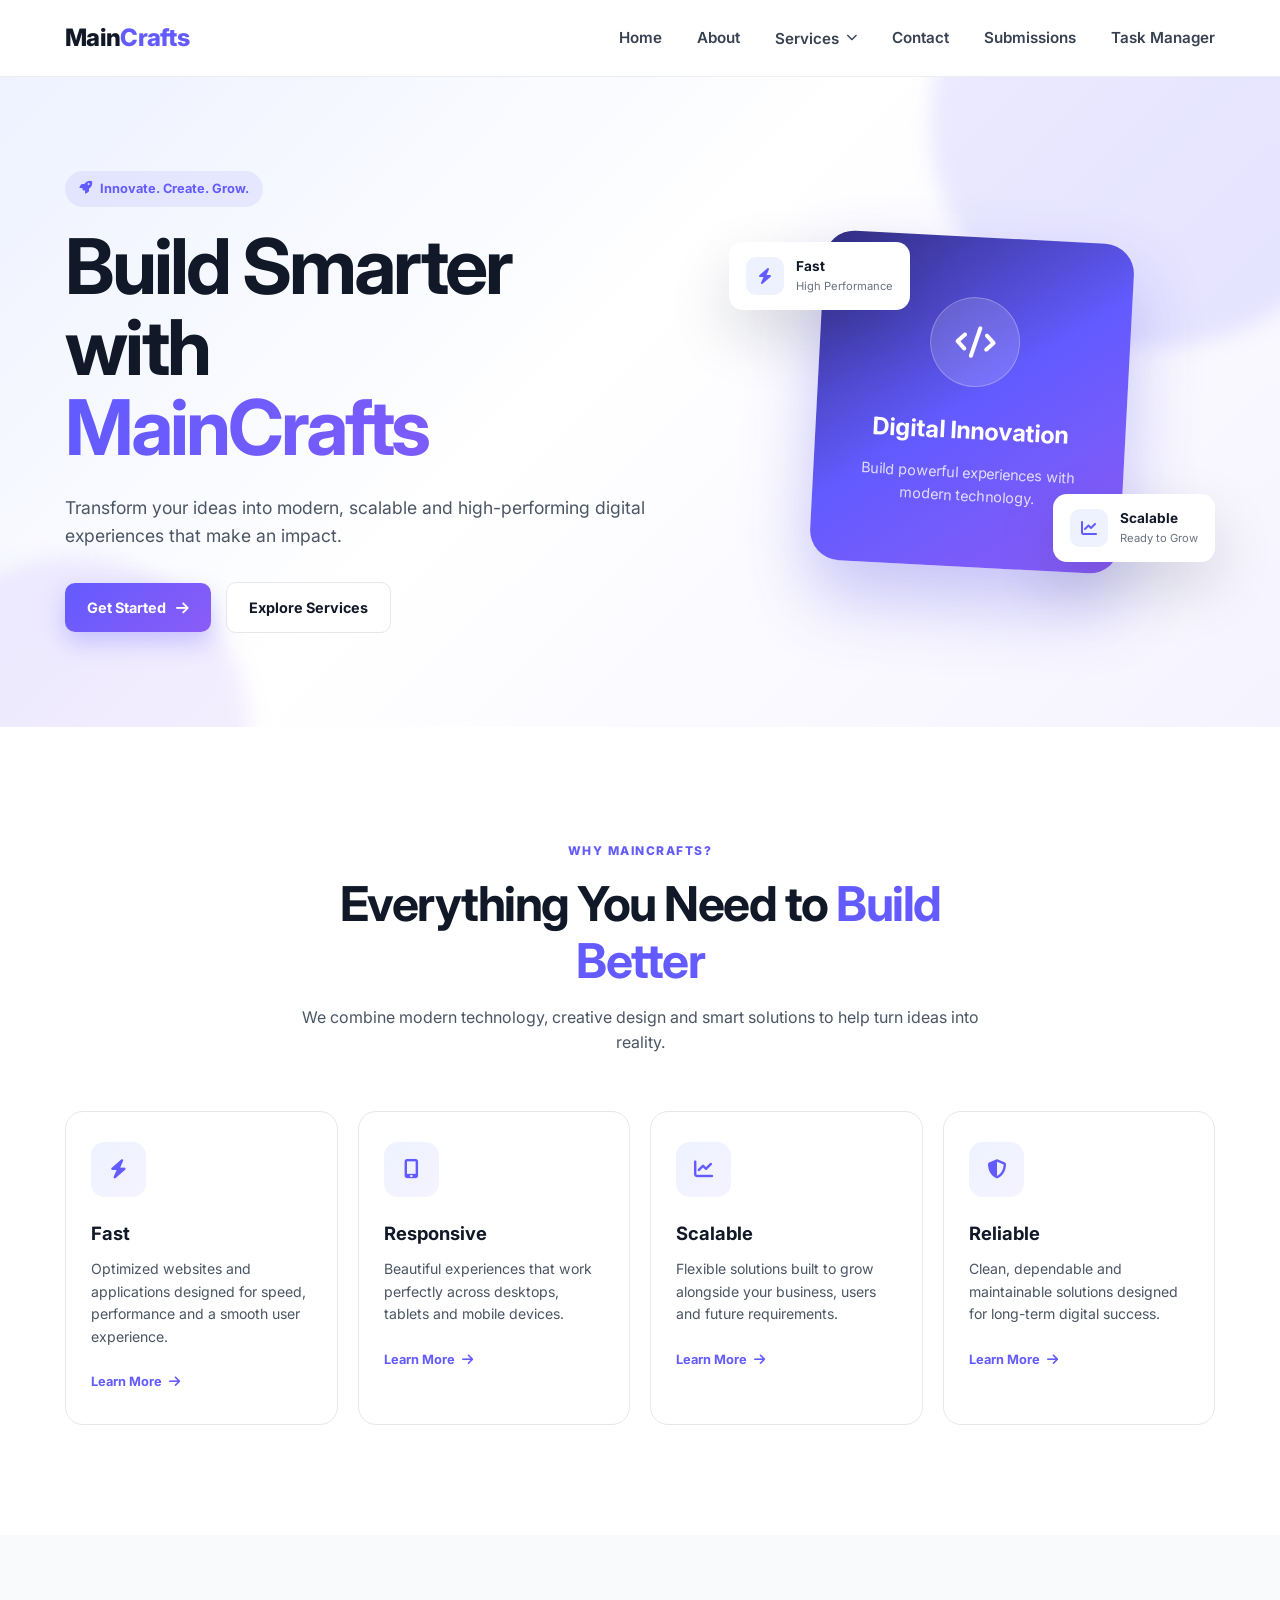
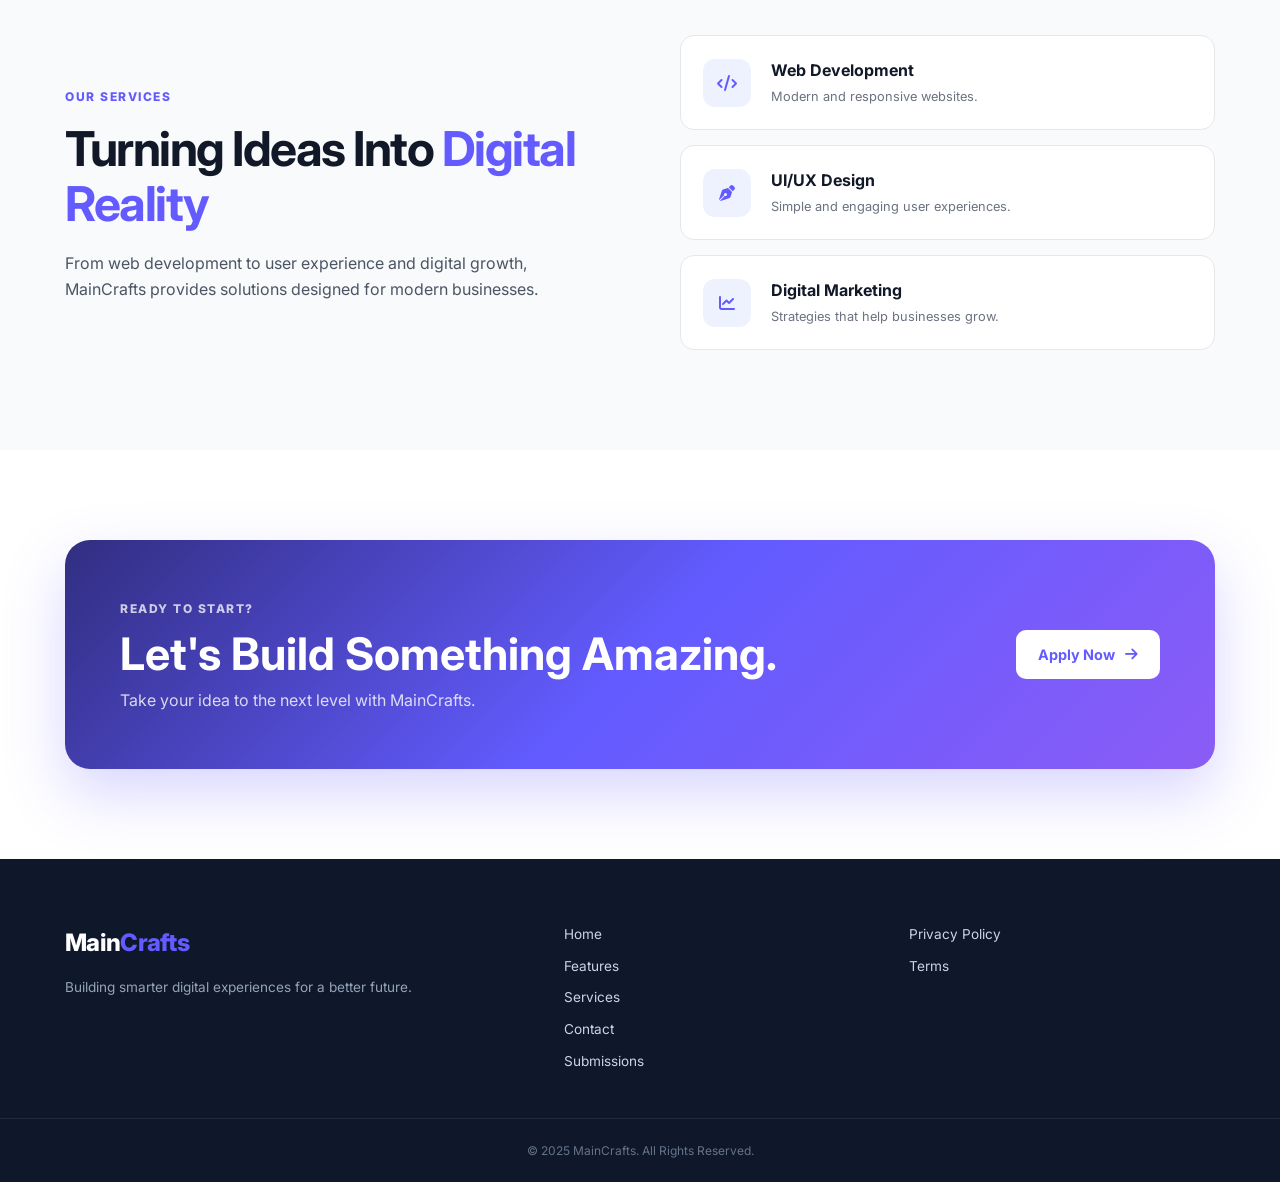
<file: index.html>
<!DOCTYPE html>
<html lang="en">

<head>

    <meta charset="UTF-8">
    <meta name="viewport" content="width=device-width, initial-scale=1.0">

    <meta name="description"
        content="MainCrafts - Build smarter digital experiences with modern web solutions.">

    <title>MainCrafts | Build Smarter</title>

    <!-- Google Font -->
    <link rel="preconnect" href="https://fonts.googleapis.com">
    <link rel="preconnect" href="https://fonts.gstatic.com" crossorigin>

    <link
        href="https://fonts.googleapis.com/css2?family=Inter:wght@400;500;600;700;800&display=swap"
        rel="stylesheet">

    <!-- Font Awesome Icons -->
    <link
        rel="stylesheet"
        href="https://cdnjs.cloudflare.com/ajax/libs/font-awesome/6.5.2/css/all.min.css">

    <!-- CSS -->
    <link rel="stylesheet" href="style.css">

</head>


<body>

    <!-- ================= HEADER ================= -->

    <header class="header">

        <div class="container nav-container">

            <!-- Logo -->
            <a href="index.html" class="logo">
                Main<span>Crafts</span>
            </a>

            <!-- Navigation -->
            <nav class="navbar">

                <a href="index.html">Home</a>

                <a href="about.html">About</a>

                <!-- Services Dropdown -->
                <div class="dropdown">

                    <button class="dropdown-btn">
                        Services
                        <i class="fa-solid fa-chevron-down"></i>
                    </button>

                    <div class="dropdown-menu">

                        <a href="#services">
                            <i class="fa-solid fa-code"></i>
                            Web Development
                        </a>

                        <a href="#services">
                            <i class="fa-solid fa-pen-nib"></i>
                            UI/UX Design
                        </a>

                        <a href="#services">
                            <i class="fa-solid fa-chart-line"></i>
                            Digital Marketing
                        </a>

                    </div>

                </div>

                <!-- Contact -->
                <a href="contact.html">Contact</a>

                <!-- Submissions -->
                <a href="submissions.html">Submissions</a>

                <!-- Task Manager -->
                <a href="task-manager.html">Task Manager</a>

            </nav>


            <!-- Mobile Menu Button -->
            <button class="menu-toggle" aria-label="Open navigation menu">
                <i class="fa-solid fa-bars"></i>
            </button>

        </div>

    </header>


    <!-- ================= HERO SECTION ================= -->

    <main>

        <section class="hero" id="home">

            <div class="hero-overlay"></div>

            <div class="container hero-content">

                <div class="hero-text">

                    <span class="hero-badge">
                        <i class="fa-solid fa-rocket"></i>
                        Innovate. Create. Grow.
                    </span>

                    <h1>
                        Build Smarter with
                        <span>MainCrafts</span>
                    </h1>

                    <p>
                        Transform your ideas into modern, scalable and
                        high-performing digital experiences that make an impact.
                    </p>


                    <div class="hero-buttons">

                        <a href="#features" class="btn btn-primary">
                            Get Started
                            <i class="fa-solid fa-arrow-right"></i>
                        </a>

                        <a href="#services" class="btn btn-secondary">
                            Explore Services
                        </a>

                    </div>

                </div>


                <!-- Hero Visual -->

                <div class="hero-card">

                    <div class="floating-card card-one">

                        <i class="fa-solid fa-bolt"></i>

                        <div>
                            <strong>Fast</strong>
                            <small>High Performance</small>
                        </div>

                    </div>


                    <div class="main-visual">

                        <div class="visual-circle">
                            <i class="fa-solid fa-code"></i>
                        </div>

                        <h3>Digital Innovation</h3>

                        <p>
                            Build powerful experiences with modern technology.
                        </p>

                    </div>


                    <div class="floating-card card-two">

                        <i class="fa-solid fa-chart-line"></i>

                        <div>
                            <strong>Scalable</strong>
                            <small>Ready to Grow</small>
                        </div>

                    </div>

                </div>

            </div>

        </section>


        <!-- ================= FEATURES SECTION ================= -->

        <section class="features-section" id="features">

            <div class="container">

                <div class="section-heading">

                    <span>WHY MAINCRAFTS?</span>

                    <h2>
                        Everything You Need to
                        <strong>Build Better</strong>
                    </h2>

                    <p>
                        We combine modern technology, creative design and
                        smart solutions to help turn ideas into reality.
                    </p>

                </div>


                <div class="features-grid">

                    <!-- Feature 1 -->

                    <article class="feature-card">

                        <div class="feature-icon">
                            <i class="fa-solid fa-bolt"></i>
                        </div>

                        <h3>Fast</h3>

                        <p>
                            Optimized websites and applications designed
                            for speed, performance and a smooth user experience.
                        </p>

                        <a href="#services">
                            Learn More
                            <i class="fa-solid fa-arrow-right"></i>
                        </a>

                    </article>


                    <!-- Feature 2 -->

                    <article class="feature-card">

                        <div class="feature-icon">
                            <i class="fa-solid fa-mobile-screen-button"></i>
                        </div>

                        <h3>Responsive</h3>

                        <p>
                            Beautiful experiences that work perfectly across
                            desktops, tablets and mobile devices.
                        </p>

                        <a href="#services">
                            Learn More
                            <i class="fa-solid fa-arrow-right"></i>
                        </a>

                    </article>


                    <!-- Feature 3 -->

                    <article class="feature-card">

                        <div class="feature-icon">
                            <i class="fa-solid fa-chart-line"></i>
                        </div>

                        <h3>Scalable</h3>

                        <p>
                            Flexible solutions built to grow alongside your
                            business, users and future requirements.
                        </p>

                        <a href="#services">
                            Learn More
                            <i class="fa-solid fa-arrow-right"></i>
                        </a>

                    </article>


                    <!-- Feature 4 -->

                    <article class="feature-card">

                        <div class="feature-icon">
                            <i class="fa-solid fa-shield-halved"></i>
                        </div>

                        <h3>Reliable</h3>

                        <p>
                            Clean, dependable and maintainable solutions
                            designed for long-term digital success.
                        </p>

                        <a href="#services">
                            Learn More
                            <i class="fa-solid fa-arrow-right"></i>
                        </a>

                    </article>

                </div>

            </div>

        </section>


        <!-- ================= SERVICES SECTION ================= -->

        <section class="services-section" id="services">

            <div class="container">

                <div class="services-content">

                    <div>

                        <span class="section-label">
                            OUR SERVICES
                        </span>

                        <h2>
                            Turning Ideas Into
                            <span>Digital Reality</span>
                        </h2>

                        <p>
                            From web development to user experience and
                            digital growth, MainCrafts provides solutions
                            designed for modern businesses.
                        </p>

                    </div>


                    <div class="services-list">

                        <div class="service-item">

                            <i class="fa-solid fa-code"></i>

                            <div>
                                <h3>Web Development</h3>

                                <p>
                                    Modern and responsive websites.
                                </p>
                            </div>

                        </div>


                        <div class="service-item">

                            <i class="fa-solid fa-pen-nib"></i>

                            <div>
                                <h3>UI/UX Design</h3>

                                <p>
                                    Simple and engaging user experiences.
                                </p>
                            </div>

                        </div>


                        <div class="service-item">

                            <i class="fa-solid fa-chart-line"></i>

                            <div>
                                <h3>Digital Marketing</h3>

                                <p>
                                    Strategies that help businesses grow.
                                </p>
                            </div>

                        </div>

                    </div>

                </div>

            </div>

        </section>


        <!-- ================= CTA SECTION ================= -->

        <section class="cta-section">

            <div class="container">

                <div class="cta-box">

                    <div>

                        <span>
                            READY TO START?
                        </span>

                        <h2>
                            Let's Build Something Amazing.
                        </h2>

                        <p>
                            Take your idea to the next level with MainCrafts.
                        </p>

                    </div>

                    <a href="contact.html" class="btn btn-light">
                        Apply Now
                        <i class="fa-solid fa-arrow-right"></i>
                    </a>

                </div>

            </div>

        </section>

    </main>


    <!-- ================= FOOTER ================= -->

    <footer class="footer">

        <div class="container footer-content">

            <div class="footer-brand">

                <a href="index.html" class="logo">
                    Main<span>Crafts</span>
                </a>

                <p>
                    Building smarter digital experiences for a better future.
                </p>

            </div>


            <div class="footer-links">

                <a href="index.html">Home</a>

                <a href="#features">Features</a>

                <a href="#services">Services</a>

                <a href="contact.html">Contact</a>

                <a href="submissions.html">Submissions</a>

            </div>


            <div class="footer-legal">

                <a href="#">Privacy Policy</a>

                <a href="#">Terms</a>

            </div>

        </div>


        <div class="footer-bottom">

            <p>
                © 2025 MainCrafts. All Rights Reserved.
            </p>

        </div>

    </footer>


    <!-- ================= JAVASCRIPT ================= -->

    <script>

        const menuToggle = document.querySelector(".menu-toggle");
        const navbar = document.querySelector(".navbar");


        if (menuToggle && navbar) {

            menuToggle.addEventListener("click", () => {

                navbar.classList.toggle("active");

            });

        }


        document.querySelectorAll(".navbar a").forEach(link => {

            link.addEventListener("click", () => {

                if (navbar) {
                    navbar.classList.remove("active");
                }

            });

        });

    </script>

</body>

</html>
</file>
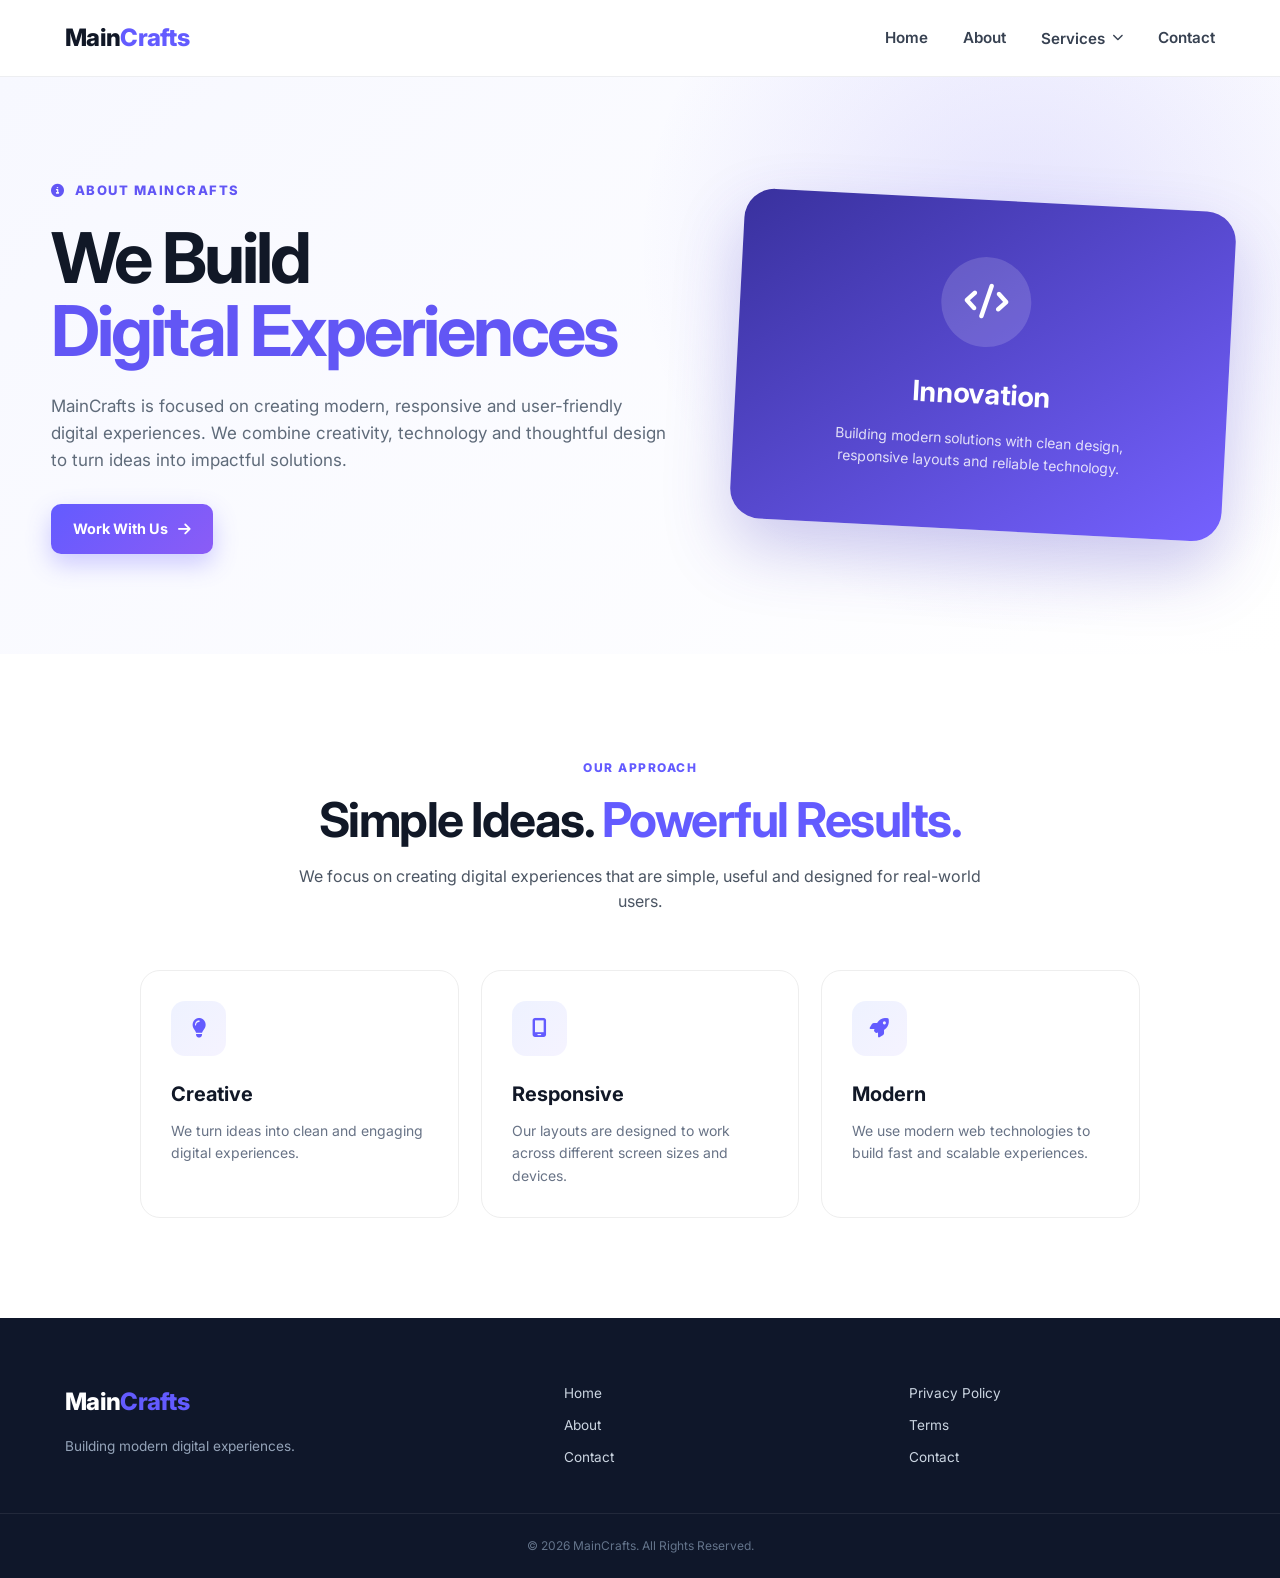
<file: about.html>
<!DOCTYPE html>
<html lang="en">

<head>
    <meta charset="UTF-8">
    <meta name="viewport" content="width=device-width, initial-scale=1.0">

    <title>MainCrafts | About</title>

    <!-- Google Font -->
    <link rel="preconnect" href="https://fonts.googleapis.com">
    <link rel="preconnect" href="https://fonts.gstatic.com" crossorigin>

    <link
        href="https://fonts.googleapis.com/css2?family=Inter:wght@400;500;600;700;800&display=swap"
        rel="stylesheet"
    >

    <!-- Font Awesome -->
    <link
        rel="stylesheet"
        href="https://cdnjs.cloudflare.com/ajax/libs/font-awesome/6.5.2/css/all.min.css"
    >

    <!-- Main CSS -->
    <link rel="stylesheet" href="style.css">
</head>

<body>

    <!-- ================= HEADER ================= -->

    <header class="header">

        <div class="container nav-container">

            <!-- Logo -->
            <a href="index.html" class="logo">
                Main<span>Crafts</span>
            </a>

            <!-- Mobile Menu Button -->
            <button
                class="menu-toggle"
                id="menuToggle"
                aria-label="Open menu"
            >
                <i class="fa-solid fa-bars"></i>
            </button>

            <!-- Navigation -->
            <nav class="navbar" id="navMenu">

                <a href="index.html">
                    Home
                </a>

                <a href="about.html">
                    About
                </a>

                <div class="dropdown">

                    <button class="dropdown-btn">
                        Services
                        <i class="fa-solid fa-chevron-down"></i>
                    </button>

                    <div class="dropdown-menu">

                        <a href="index.html#services">
                            <i class="fa-solid fa-code"></i>
                            Web Development
                        </a>

                        <a href="index.html#services">
                            <i class="fa-solid fa-pen-ruler"></i>
                            UI/UX Design
                        </a>

                        <a href="index.html#services">
                            <i class="fa-solid fa-bullhorn"></i>
                            Digital Marketing
                        </a>

                    </div>

                </div>

                <a href="contact.html">
                    Contact
                </a>

            </nav>

        </div>

    </header>


    <!-- ================= ABOUT HERO ================= -->

    <main>

        <section class="about-hero">

            <div class="about-container">

                <!-- Left Content -->
                <div class="about-content">

                    <span class="about-label">
                        <i class="fa-solid fa-circle-info"></i>
                        ABOUT MAINCRAFTS
                    </span>

                    <h1>
                        We Build
                        <span>Digital Experiences</span>
                    </h1>

                    <p>
                        MainCrafts is focused on creating modern,
                        responsive and user-friendly digital experiences.
                        We combine creativity, technology and thoughtful
                        design to turn ideas into impactful solutions.
                    </p>

                    <a href="contact.html" class="btn btn-primary">
                        Work With Us
                        <i class="fa-solid fa-arrow-right"></i>
                    </a>

                </div>


                <!-- Right Card -->
                <div class="about-card">

                    <div class="about-icon">
                        <i class="fa-solid fa-code"></i>
                    </div>

                    <h2>
                        Innovation
                    </h2>

                    <p>
                        Building modern solutions with clean design,
                        responsive layouts and reliable technology.
                    </p>

                </div>

            </div>

        </section>


        <!-- ================= OUR APPROACH ================= -->

        <section class="about-section">

            <div class="section-heading">

                <span>
                    OUR APPROACH
                </span>

                <h2>
                    Simple Ideas.
                    <strong>Powerful Results.</strong>
                </h2>

                <p>
                    We focus on creating digital experiences that are
                    simple, useful and designed for real-world users.
                </p>

            </div>


            <div class="about-grid">

                <!-- Creative -->
                <div class="about-feature">

                    <div class="feature-icon">
                        <i class="fa-solid fa-lightbulb"></i>
                    </div>

                    <h3>
                        Creative
                    </h3>

                    <p>
                        We turn ideas into clean and engaging digital
                        experiences.
                    </p>

                </div>


                <!-- Responsive -->
                <div class="about-feature">

                    <div class="feature-icon">
                        <i class="fa-solid fa-mobile-screen"></i>
                    </div>

                    <h3>
                        Responsive
                    </h3>

                    <p>
                        Our layouts are designed to work across different
                        screen sizes and devices.
                    </p>

                </div>


                <!-- Modern -->
                <div class="about-feature">

                    <div class="feature-icon">
                        <i class="fa-solid fa-rocket"></i>
                    </div>

                    <h3>
                        Modern
                    </h3>

                    <p>
                        We use modern web technologies to build fast
                        and scalable experiences.
                    </p>

                </div>

            </div>

        </section>

    </main>


    <!-- ================= FOOTER ================= -->

    <footer class="footer">

        <div class="container footer-content">

            <!-- Footer Brand -->
            <div class="footer-brand">

                <a href="index.html" class="logo">
                    Main<span>Crafts</span>
                </a>

                <p>
                    Building modern digital experiences.
                </p>

            </div>


            <!-- Footer Links -->
            <div class="footer-links">

                <a href="index.html">
                    Home
                </a>

                <a href="about.html">
                    About
                </a>

                <a href="contact.html">
                    Contact
                </a>

            </div>


            <!-- Legal -->
            <div class="footer-legal">

                <a href="#">
                    Privacy Policy
                </a>

                <a href="#">
                    Terms
                </a>

                <a href="contact.html">
                    Contact
                </a>

            </div>

        </div>


        <div class="footer-bottom">

            <div class="container">

                <p>
                    © 2026 MainCrafts. All Rights Reserved.
                </p>

            </div>

        </div>

    </footer>


    <!-- JavaScript -->
    <script src="script.js"></script>

</body>

</html>
</file>
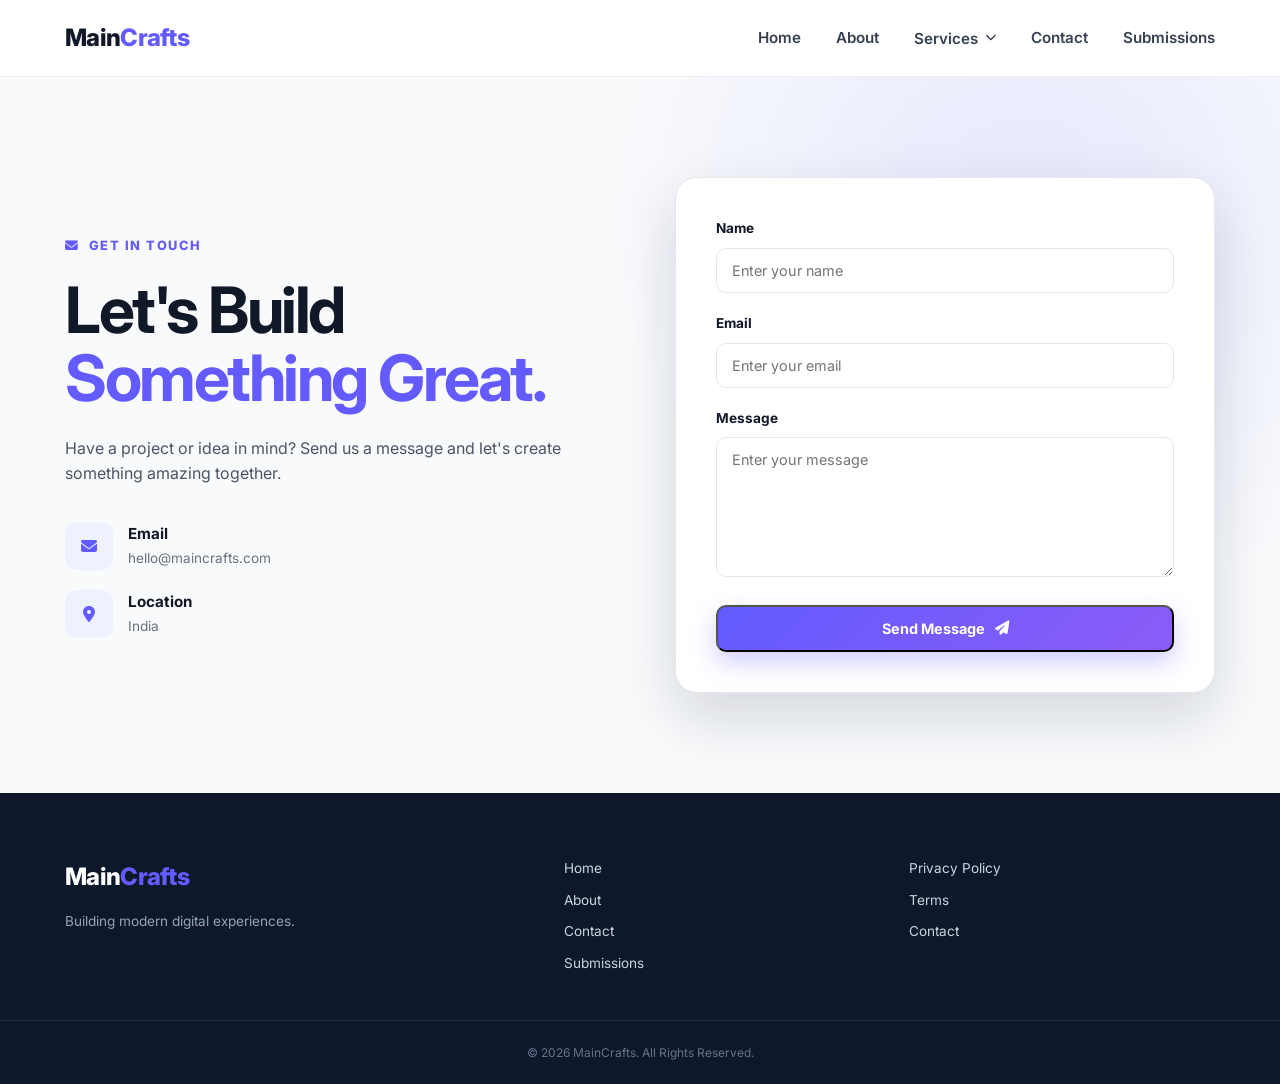
<file: contact.html>
<!DOCTYPE html>
<html lang="en">

<head>

    <meta charset="UTF-8">
    <meta name="viewport" content="width=device-width, initial-scale=1.0">

    <title>MainCrafts | Contact</title>

    <!-- Google Font -->
    <link rel="preconnect" href="https://fonts.googleapis.com">
    <link rel="preconnect" href="https://fonts.gstatic.com" crossorigin>

    <link
        href="https://fonts.googleapis.com/css2?family=Inter:wght@400;500;600;700;800&display=swap"
        rel="stylesheet"
    >

    <!-- Font Awesome -->
    <link
        rel="stylesheet"
        href="https://cdnjs.cloudflare.com/ajax/libs/font-awesome/6.5.2/css/all.min.css"
    >

    <!-- Main CSS -->
    <link rel="stylesheet" href="style.css">

</head>


<body>

    <!-- ================= HEADER ================= -->

    <header class="header">

        <div class="container nav-container">

            <!-- Logo -->
            <a href="index.html" class="logo">
                Main<span>Crafts</span>
            </a>

            <!-- Mobile Menu Button -->
            <button
                class="menu-toggle"
                id="menuToggle"
                aria-label="Open menu"
            >
                <i class="fa-solid fa-bars"></i>
            </button>

            <!-- Navigation -->
            <nav class="navbar" id="navMenu">

                <a href="index.html">
                    Home
                </a>

                <a href="about.html">
                    About
                </a>

                <!-- Services Dropdown -->
                <div class="dropdown">

                    <button class="dropdown-btn">
                        Services
                        <i class="fa-solid fa-chevron-down"></i>
                    </button>

                    <div class="dropdown-menu">

                        <a href="index.html#services">
                            <i class="fa-solid fa-code"></i>
                            Web Development
                        </a>

                        <a href="index.html#services">
                            <i class="fa-solid fa-pen-ruler"></i>
                            UI/UX Design
                        </a>

                        <a href="index.html#services">
                            <i class="fa-solid fa-bullhorn"></i>
                            Digital Marketing
                        </a>

                    </div>

                </div>

                <a href="contact.html">
                    Contact
                </a>

                <a href="submissions.html">
                    Submissions
                </a>

            </nav>

        </div>

    </header>


    <!-- ================= CONTACT ================= -->

    <main>

        <section class="contact-section">

            <div class="container contact-container">

                <!-- Contact Information -->
                <div class="contact-info">

                    <span class="contact-label">
                        <i class="fa-solid fa-envelope"></i>
                        GET IN TOUCH
                    </span>

                    <h1>
                        Let's Build
                        <span>Something Great.</span>
                    </h1>

                    <p>
                        Have a project or idea in mind?
                        Send us a message and let's create
                        something amazing together.
                    </p>

                    <div class="contact-details">

                        <div class="contact-item">

                            <div class="contact-icon">
                                <i class="fa-solid fa-envelope"></i>
                            </div>

                            <div>
                                <h3>Email</h3>
                                <p>hello@maincrafts.com</p>
                            </div>

                        </div>


                        <div class="contact-item">

                            <div class="contact-icon">
                                <i class="fa-solid fa-location-dot"></i>
                            </div>

                            <div>
                                <h3>Location</h3>
                                <p>India</p>
                            </div>

                        </div>

                    </div>

                </div>


                <!-- Contact Form -->
                <div class="contact-form-box">

                    <form id="contactForm">

                        <!-- Name -->
                        <div class="form-group">

                            <label for="name">
                                Name
                            </label>

                            <input
                                type="text"
                                id="name"
                                name="name"
                                placeholder="Enter your name"
                            >

                        </div>


                        <!-- Email -->
                        <div class="form-group">

                            <label for="email">
                                Email
                            </label>

                            <input
                                type="email"
                                id="email"
                                name="email"
                                placeholder="Enter your email"
                            >

                        </div>


                        <!-- Message -->
                        <div class="form-group">

                            <label for="message">
                                Message
                            </label>

                            <textarea
                                id="message"
                                name="message"
                                rows="6"
                                placeholder="Enter your message"
                            ></textarea>

                        </div>


                        <!-- Submit -->
                        <button
                            type="submit"
                            class="btn btn-primary"
                        >
                            Send Message
                            <i class="fa-solid fa-paper-plane"></i>
                        </button>

                    </form>

                </div>

            </div>

        </section>

    </main>


    <!-- ================= FOOTER ================= -->

    <footer class="footer">

        <div class="container footer-content">

            <!-- Footer Brand -->
            <div class="footer-brand">

                <a href="index.html" class="logo">
                    Main<span>Crafts</span>
                </a>

                <p>
                    Building modern digital experiences.
                </p>

            </div>


            <!-- Footer Links -->
            <div class="footer-links">

                <a href="index.html">
                    Home
                </a>

                <a href="about.html">
                    About
                </a>

                <a href="contact.html">
                    Contact
                </a>

                <a href="submissions.html">
                    Submissions
                </a>

            </div>


            <!-- Legal -->
            <div class="footer-legal">

                <a href="#">
                    Privacy Policy
                </a>

                <a href="#">
                    Terms
                </a>

                <a href="contact.html">
                    Contact
                </a>

            </div>

        </div>


        <div class="footer-bottom">

            <div class="container">

                <p>
                    © 2026 MainCrafts. All Rights Reserved.
                </p>

            </div>

        </div>

    </footer>


    <!-- JavaScript -->
    <script src="script.js"></script>

</body>

</html>
</file>
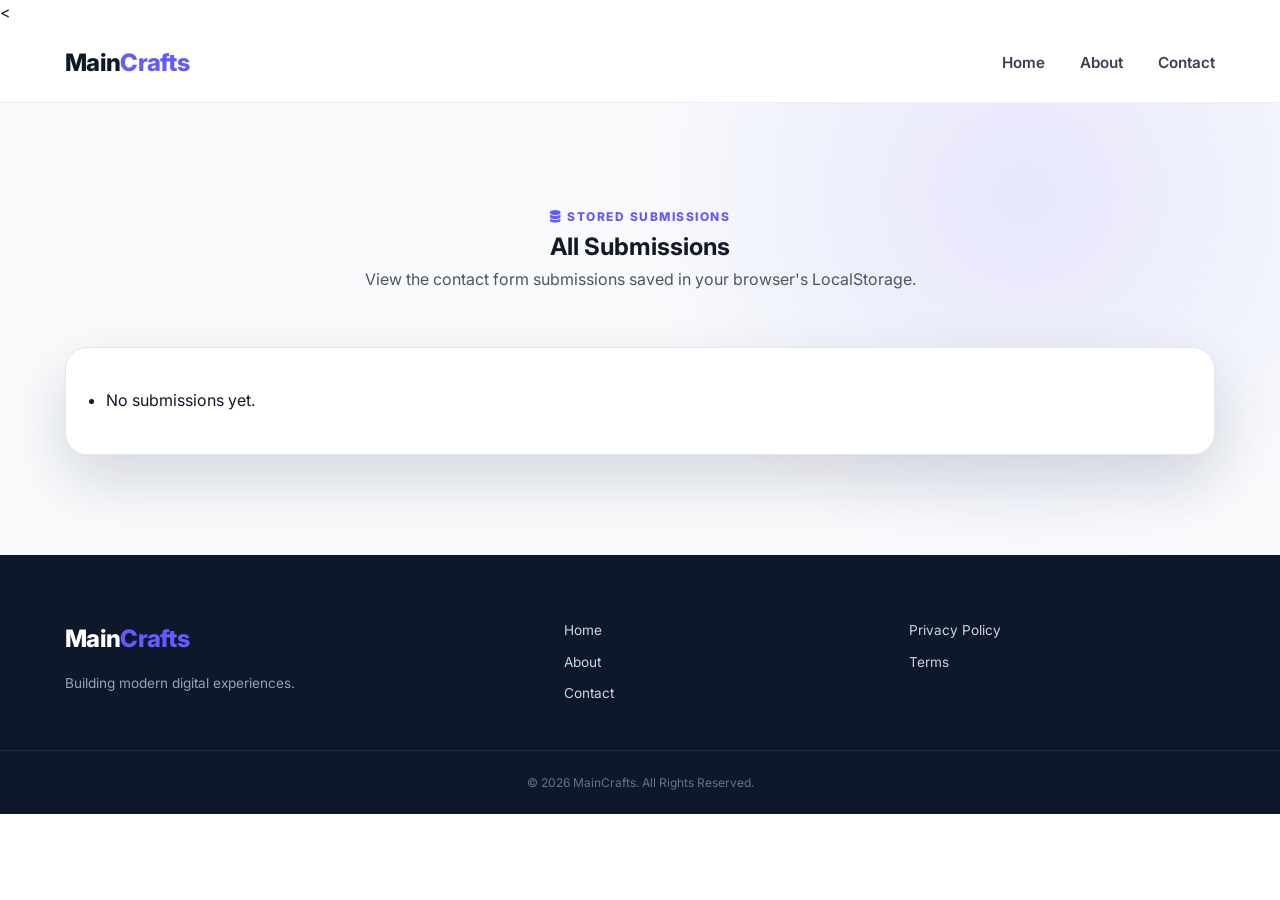
<file: submissions.html>
<!DOCTYPE html>
<html lang="en">

<<head>

    <meta charset="UTF-8">
    <meta name="viewport" content="width=device-width, initial-scale=1.0">

    <title>MainCrafts | Submissions</title>

    <link rel="stylesheet" href="style.css">

</head>
<!DOCTYPE html>
<html lang="en">

<head>

    <meta charset="UTF-8">
    <meta name="viewport" content="width=device-width, initial-scale=1.0">

    <title>MainCrafts | Submissions</title>

    <!-- Google Font -->
    <link rel="preconnect" href="https://fonts.googleapis.com">
    <link rel="preconnect" href="https://fonts.gstatic.com" crossorigin>

    <link
        href="https://fonts.googleapis.com/css2?family=Inter:wght@400;500;600;700;800&display=swap"
        rel="stylesheet"
    >

    <!-- Font Awesome -->
    <link
        rel="stylesheet"
        href="https://cdnjs.cloudflare.com/ajax/libs/font-awesome/6.5.2/css/all.min.css"
    >

    <!-- Main CSS -->
    <link rel="stylesheet" href="style.css">

</head>


<body>

    <!-- ================= HEADER ================= -->

    <header class="header">

        <div class="container nav-container">

            <!-- Logo -->
            <a href="index.html" class="logo">
                Main<span>Crafts</span>
            </a>

            <!-- Navigation -->
            <nav class="navbar">

                <a href="index.html">
                    Home
                </a>

                <a href="about.html">
                    About
                </a>

                <a href="contact.html">
                    Contact
                </a>

            </nav>

        </div>

    </header>


    <!-- ================= SUBMISSIONS ================= -->

    <main>

        <section class="contact-section">

            <div class="container">

                <div class="section-heading">

                    <span>
                        <i class="fa-solid fa-database"></i>
                        STORED SUBMISSIONS
                    </span>

                    <h1>
                        All <strong>Submissions</strong>
                    </h1>

                    <p>
                        View the contact form submissions saved
                        in your browser's LocalStorage.
                    </p>

                </div>


                <!-- Submission List -->

                <div class="contact-form-box">

                    <ul id="list"></ul>

                </div>

            </div>

        </section>

    </main>


    <!-- ================= FOOTER ================= -->

    <footer class="footer">

        <div class="container footer-content">

            <!-- Footer Brand -->
            <div class="footer-brand">

                <a href="index.html" class="logo">
                    Main<span>Crafts</span>
                </a>

                <p>
                    Building modern digital experiences.
                </p>

            </div>


            <!-- Footer Links -->
            <div class="footer-links">

                <a href="index.html">
                    Home
                </a>

                <a href="about.html">
                    About
                </a>

                <a href="contact.html">
                    Contact
                </a>

            </div>


            <!-- Legal -->
            <div class="footer-legal">

                <a href="#">
                    Privacy Policy
                </a>

                <a href="#">
                    Terms
                </a>

            </div>

        </div>


        <div class="footer-bottom">

            <div class="container">

                <p>
                    © 2026 MainCrafts. All Rights Reserved.
                </p>

            </div>

        </div>

    </footer>


    <!-- JavaScript -->
    <script src="script.js"></script>

</body>

</html>

</html>
</file>
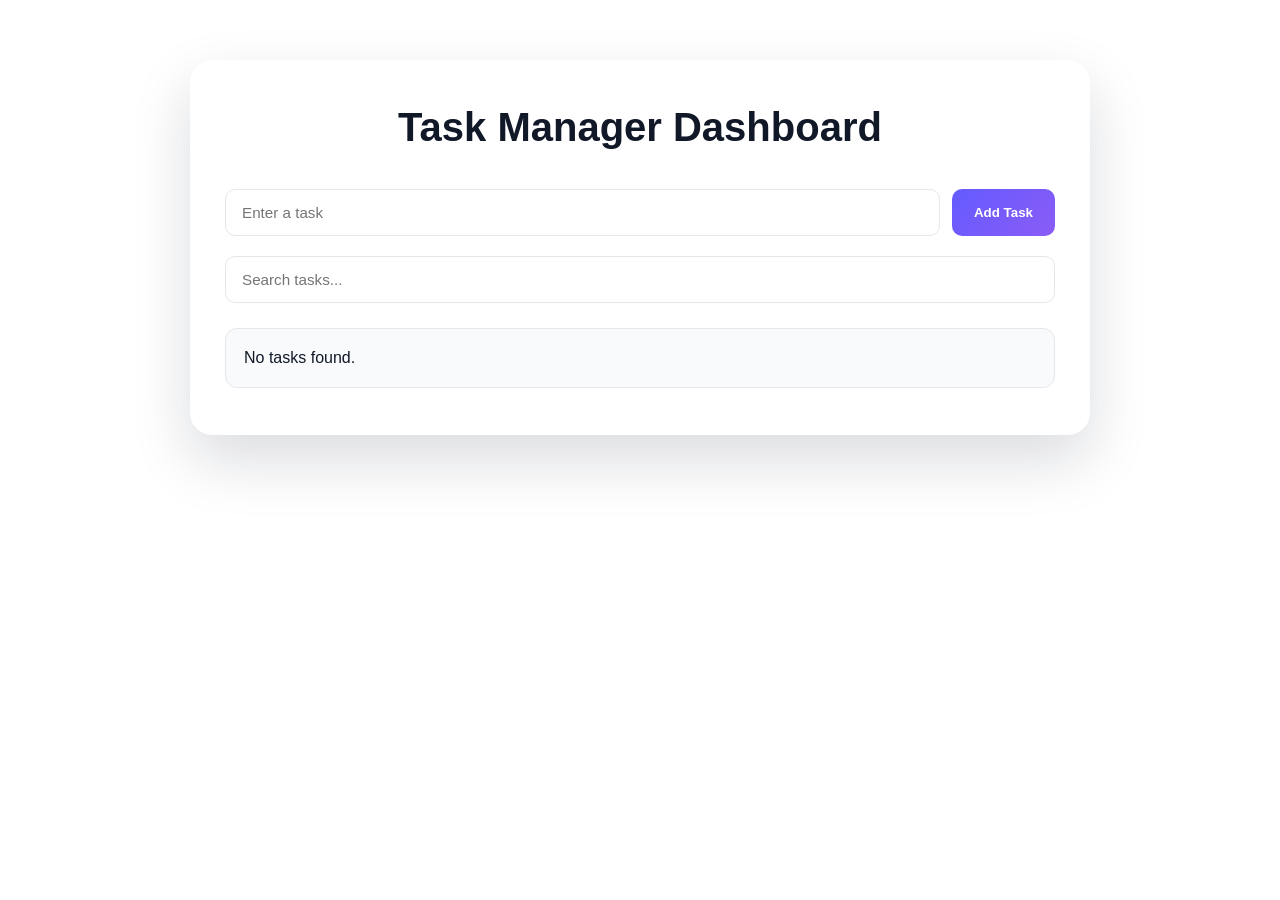
<file: task-manager.html>
<!DOCTYPE html>
<html lang="en">

<head>
    <meta charset="UTF-8">
    <meta name="viewport" content="width=device-width, initial-scale=1.0">

    <title>MainCrafts | Task Manager</title>

    <link rel="stylesheet" href="style.css">
</head>

<body>

    <div class="task-manager">

        <h1>Task Manager Dashboard</h1>

        <!-- Task Input -->
        <div class="task-input-area">

            <input
                type="text"
                id="taskInput"
                placeholder="Enter a task"
            >

            <button onclick="addTask()">
                Add Task
            </button>

        </div>

        <!-- Search Tasks -->
        <input
            type="text"
            id="searchBox"
            class="task-search"
            placeholder="Search tasks..."
            onkeyup="searchTasks()"
        >

        <!-- Task List -->
        <ul id="taskList"></ul>

    </div>

    <script src="script.js"></script>

</body>

</html>
</file>
<file: style.css>
/* =====================================================
   MAINCRAFTS - TASK 1
   Full Stack Web Development Internship
   ===================================================== */


/* ================= ROOT VARIABLES ================= */

:root {

    --primary: #635bff;
    --primary-dark: #4f46e5;
    --secondary: #8b5cf6;

    --dark: #111827;
    --dark-light: #1f2937;

    --text: #4b5563;
    --light-text: #6b7280;

    --background: #ffffff;
    --background-light: #f8fafc;

    --border: #e5e7eb;

    --white: #ffffff;

    --shadow:
        0 10px 30px rgba(15, 23, 42, 0.08);

    --shadow-large:
        0 25px 60px rgba(15, 23, 42, 0.15);

    --radius: 18px;

    --container: 1150px;
}


/* ================= RESET ================= */

* {
    margin: 0;
    padding: 0;
    box-sizing: border-box;
}


html {
    scroll-behavior: smooth;
}


body {
    font-family: "Inter", sans-serif;
    color: var(--dark);
    background: var(--background);
    line-height: 1.6;
}


a {
    text-decoration: none;
    color: inherit;
}


button {
    font-family: inherit;
}


img {
    max-width: 100%;
    display: block;
}


/* ================= CONTAINER ================= */

.container {
    width: min(92%, var(--container));
    margin: auto;
}


/* ================= HEADER ================= */

.header {
    position: sticky;
    top: 0;
    z-index: 1000;

    background: rgba(255, 255, 255, 0.92);

    backdrop-filter: blur(15px);

    border-bottom: 1px solid rgba(229, 231, 235, 0.7);
}


.nav-container {
    min-height: 76px;

    display: flex;
    align-items: center;
    justify-content: space-between;
}


/* ================= LOGO ================= */

.logo {
    font-size: 1.5rem;
    font-weight: 800;
    letter-spacing: -0.7px;
}


.logo span {
    color: var(--primary);
}


/* ================= NAVBAR ================= */

.navbar {
    display: flex;
    align-items: center;
    gap: 35px;
}


.navbar > a,
.dropdown-btn {
    color: #374151;

    font-size: 0.95rem;
    font-weight: 600;

    transition: 0.3s ease;
}


.navbar > a:hover,
.dropdown-btn:hover {
    color: var(--primary);
}


/* ================= DROPDOWN ================= */

.dropdown {
    position: relative;
}


.dropdown-btn {
    border: none;
    background: transparent;
    cursor: pointer;

    display: flex;
    align-items: center;
    gap: 7px;

    padding: 10px 0;
}


.dropdown-btn i {
    font-size: 0.7rem;
    transition: transform 0.3s ease;
}


.dropdown:hover .dropdown-btn i {
    transform: rotate(180deg);
}


.dropdown-menu {

    position: absolute;

    top: calc(100% + 12px);
    left: 50%;

    transform: translateX(-50%) translateY(10px);

    width: 230px;

    background: var(--white);

    border: 1px solid var(--border);

    border-radius: 14px;

    padding: 10px;

    box-shadow: var(--shadow-large);

    opacity: 0;
    visibility: hidden;

    transition: 0.25s ease;
}


.dropdown:hover .dropdown-menu {

    opacity: 1;
    visibility: visible;

    transform:
        translateX(-50%)
        translateY(0);
}


.dropdown-menu a {

    display: flex;

    align-items: center;

    gap: 12px;

    padding: 12px;

    border-radius: 9px;

    color: var(--text);

    font-size: 0.9rem;

    transition: 0.25s ease;
}


.dropdown-menu a:hover {

    background: #f3f4ff;

    color: var(--primary);

    transform: translateX(4px);
}


.dropdown-menu i {
    width: 18px;
}


/* ================= MOBILE MENU BUTTON ================= */

.menu-toggle {

    display: none;

    border: none;

    background: transparent;

    font-size: 1.4rem;

    color: var(--dark);

    cursor: pointer;
}


/* ================= HERO ================= */

.hero {

    position: relative;

    min-height: 650px;

    display: flex;
    align-items: center;

    overflow: hidden;

    background:
        linear-gradient(
            135deg,
            #eef2ff 0%,
            #ffffff 45%,
            #f5f3ff 100%
        );
}


.hero::before {

    content: "";

    position: absolute;

    width: 450px;
    height: 450px;

    border-radius: 50%;

    background: rgba(99, 91, 255, 0.13);

    filter: blur(10px);

    top: -180px;
    right: -100px;
}


.hero::after {

    content: "";

    position: absolute;

    width: 350px;
    height: 350px;

    border-radius: 50%;

    background: rgba(139, 92, 246, 0.1);

    bottom: -180px;
    left: -100px;

    filter: blur(10px);
}


.hero-content {

    position: relative;
    z-index: 2;

    display: grid;

    grid-template-columns:
        1.1fr
        0.9fr;

    gap: 70px;

    align-items: center;
}


.hero-badge {

    display: inline-flex;

    align-items: center;

    gap: 8px;

    padding: 8px 14px;

    border-radius: 50px;

    background: rgba(99, 91, 255, 0.1);

    color: var(--primary);

    font-size: 0.8rem;

    font-weight: 700;

    margin-bottom: 20px;
}


.hero-text h1 {

    max-width: 700px;

    font-size: clamp(2.8rem, 6vw, 5rem);

    line-height: 1.05;

    letter-spacing: -3px;

    margin-bottom: 25px;
}


.hero-text h1 span {

    display: block;

    background:
        linear-gradient(
            90deg,
            var(--primary),
            var(--secondary)
        );

    -webkit-background-clip: text;

    background-clip: text;

    color: transparent;
}


.hero-text p {

    max-width: 600px;

    color: var(--text);

    font-size: 1.1rem;

    margin-bottom: 32px;
}


/* ================= BUTTONS ================= */

.hero-buttons {

    display: flex;

    align-items: center;

    gap: 15px;

    flex-wrap: wrap;
}


.btn {

    display: inline-flex;

    align-items: center;

    justify-content: center;

    gap: 10px;

    padding: 13px 22px;

    border-radius: 10px;

    font-size: 0.9rem;

    font-weight: 700;

    transition: 0.3s ease;

    cursor: pointer;
}


.btn-primary {

    color: var(--white);

    background:
        linear-gradient(
            135deg,
            var(--primary),
            var(--secondary)
        );

    box-shadow:
        0 10px 25px rgba(99, 91, 255, 0.3);
}


.btn-primary:hover {

    transform: translateY(-3px);

    box-shadow:
        0 15px 30px rgba(99, 91, 255, 0.4);
}


.btn-secondary {

    color: var(--dark);

    background: var(--white);

    border: 1px solid var(--border);
}


.btn-secondary:hover {

    border-color: var(--primary);

    color: var(--primary);

    transform: translateY(-3px);
}


.btn-light {

    color: var(--primary);

    background: var(--white);
}


.btn-light:hover {

    transform: translateY(-3px);

    box-shadow: var(--shadow);
}


/* ================= HERO VISUAL ================= */

.hero-card {

    position: relative;

    min-height: 430px;

    display: flex;

    align-items: center;

    justify-content: center;
}


.main-visual {

    width: 310px;

    min-height: 330px;

    border-radius: 30px;

    padding: 45px 30px;

    text-align: center;

    display: flex;

    flex-direction: column;

    align-items: center;

    justify-content: center;

    color: var(--white);

    background:
        linear-gradient(
            145deg,
            #312e81,
            #635bff,
            #8b5cf6
        );

    box-shadow:
        0 35px 70px rgba(79, 70, 229, 0.3);

    transform: rotate(3deg);

    transition: 0.4s ease;
}


.hero-card:hover .main-visual {

    transform:
        rotate(0deg)
        translateY(-8px);
}


.visual-circle {

    width: 90px;
    height: 90px;

    display: flex;

    align-items: center;
    justify-content: center;

    border-radius: 50%;

    background: rgba(255, 255, 255, 0.15);

    border:
        1px solid rgba(255, 255, 255, 0.25);

    font-size: 2rem;

    margin-bottom: 25px;
}


.main-visual h3 {

    font-size: 1.5rem;

    margin-bottom: 10px;
}


.main-visual p {

    color: rgba(255, 255, 255, 0.8);

    font-size: 0.9rem;
}


/* ================= FLOATING CARDS ================= */

.floating-card {

    position: absolute;

    z-index: 5;

    display: flex;

    align-items: center;

    gap: 12px;

    padding: 14px 17px;

    background: var(--white);

    border-radius: 14px;

    box-shadow: var(--shadow-large);

    animation: floating 3s ease-in-out infinite;
}


.floating-card i {

    width: 38px;
    height: 38px;

    display: flex;

    align-items: center;
    justify-content: center;

    border-radius: 10px;

    background: #eef2ff;

    color: var(--primary);
}


.floating-card div {

    display: flex;

    flex-direction: column;
}


.floating-card strong {

    font-size: 0.85rem;
}


.floating-card small {

    color: var(--light-text);

    font-size: 0.7rem;
}


.card-one {

    top: 55px;
    left: 0;
}


.card-two {

    bottom: 55px;
    right: 0;

    animation-delay: 1s;
}


@keyframes floating {

    0%,
    100% {
        transform: translateY(0);
    }

    50% {
        transform: translateY(-10px);
    }
}


/* ================= FEATURES ================= */

.features-section {

    padding: 110px 0;

    background: var(--white);
}


.section-heading {

    max-width: 700px;

    margin: 0 auto 55px;

    text-align: center;
}


.section-heading > span {

    color: var(--primary);

    font-size: 0.75rem;

    font-weight: 800;

    letter-spacing: 1.5px;
}


.section-heading h2 {

    font-size: clamp(2rem, 4vw, 3rem);

    line-height: 1.2;

    letter-spacing: -1.5px;

    margin: 12px 0 15px;
}


.section-heading h2 strong {

    color: var(--primary);
}


.section-heading p {

    color: var(--text);
}


.features-grid {

    display: grid;

    grid-template-columns:
        repeat(4, 1fr);

    gap: 20px;
}


/* ================= FEATURE CARD ================= */

.feature-card {

    padding: 30px 25px;

    background: var(--white);

    border:
        1px solid var(--border);

    border-radius: var(--radius);

    transition:
        transform 0.3s ease,
        box-shadow 0.3s ease,
        border-color 0.3s ease;
}


.feature-card:hover {

    transform: translateY(-10px);

    border-color: rgba(99, 91, 255, 0.3);

    box-shadow: var(--shadow-large);
}


.feature-icon {

    width: 55px;
    height: 55px;

    display: flex;

    align-items: center;
    justify-content: center;

    border-radius: 14px;

    background:
        linear-gradient(
            135deg,
            #eef2ff,
            #f5f3ff
        );

    color: var(--primary);

    font-size: 1.2rem;

    margin-bottom: 22px;
}


.feature-card h3 {

    font-size: 1.15rem;

    margin-bottom: 10px;
}


.feature-card p {

    color: var(--text);

    font-size: 0.88rem;

    margin-bottom: 20px;
}


.feature-card a {

    display: inline-flex;

    align-items: center;

    gap: 7px;

    color: var(--primary);

    font-size: 0.8rem;

    font-weight: 700;
}


.feature-card a i {

    transition: 0.25s ease;
}


.feature-card a:hover i {

    transform: translateX(4px);
}


/* ================= SERVICES ================= */

.services-section {

    padding: 100px 0;

    background: var(--background-light);
}


.services-content {

    display: grid;

    grid-template-columns:
        1fr
        1fr;

    gap: 80px;

    align-items: center;
}


.section-label {

    color: var(--primary);

    font-size: 0.75rem;

    font-weight: 800;

    letter-spacing: 1.5px;
}


.services-content h2 {

    font-size: clamp(2rem, 4vw, 3rem);

    line-height: 1.15;

    letter-spacing: -1.5px;

    margin: 12px 0 20px;
}


.services-content h2 span {

    color: var(--primary);
}


.services-content > div:first-child p {

    max-width: 530px;

    color: var(--text);
}


.services-list {

    display: flex;

    flex-direction: column;

    gap: 15px;
}


.service-item {

    display: flex;

    align-items: center;

    gap: 20px;

    padding: 22px;

    background: var(--white);

    border: 1px solid var(--border);

    border-radius: 14px;

    transition: 0.3s ease;
}


.service-item:hover {

    transform: translateX(8px);

    box-shadow: var(--shadow);

    border-color: rgba(99, 91, 255, 0.3);
}


.service-item > i {

    width: 48px;
    height: 48px;

    display: flex;

    align-items: center;
    justify-content: center;

    flex-shrink: 0;

    border-radius: 12px;

    background: #eef2ff;

    color: var(--primary);
}


.service-item h3 {

    font-size: 1rem;

    margin-bottom: 3px;
}


.service-item p {

    color: var(--light-text);

    font-size: 0.8rem;
}


/* ================= CTA ================= */

.cta-section {

    padding: 90px 0;
}


.cta-box {

    padding: 55px;

    border-radius: 25px;

    display: flex;

    align-items: center;

    justify-content: space-between;

    gap: 30px;

    color: var(--white);

    background:
        linear-gradient(
            135deg,
            #312e81,
            #635bff,
            #8b5cf6
        );

    box-shadow:
        0 25px 60px rgba(99, 91, 255, 0.25);
}


.cta-box span {

    font-size: 0.75rem;

    font-weight: 800;

    letter-spacing: 1.5px;

    color: rgba(255, 255, 255, 0.75);
}


.cta-box h2 {

    font-size: clamp(1.8rem, 4vw, 2.8rem);

    line-height: 1.15;

    margin: 8px 0;
}


.cta-box p {

    color: rgba(255, 255, 255, 0.8);
}


/* ================= FOOTER ================= */

.footer {

    background: #0f172a;

    color: var(--white);
}


.footer-content {

    padding: 65px 0 45px;

    display: grid;

    grid-template-columns:
        1.5fr
        1fr
        1fr;

    gap: 40px;
}


.footer .logo {

    display: inline-block;

    margin-bottom: 15px;
}


.footer-brand p {

    max-width: 350px;

    color: #94a3b8;

    font-size: 0.85rem;
}


.footer-links,
.footer-legal {

    display: flex;

    flex-direction: column;

    gap: 10px;
}


.footer-links a,
.footer-legal a {

    color: #cbd5e1;

    font-size: 0.85rem;

    transition: 0.25s ease;
}


.footer-links a:hover,
.footer-legal a:hover {

    color: var(--white);

    transform: translateX(4px);
}


.footer-bottom {

    border-top:
        1px solid rgba(255, 255, 255, 0.08);

    padding: 22px 0;

    text-align: center;
}


.footer-bottom p {

    color: #64748b;

    font-size: 0.75rem;
}


/* =====================================================
   RESPONSIVE DESIGN
   ===================================================== */


/* ================= TABLET ================= */

@media (max-width: 1000px) {

    .navbar {
        gap: 20px;
    }


    .hero-content {

        grid-template-columns: 1fr;

        text-align: center;

        gap: 30px;
    }


    .hero-text p {

        margin-left: auto;
        margin-right: auto;
    }


    .hero-buttons {

        justify-content: center;
    }


    .hero-card {

        max-width: 500px;

        width: 100%;

        margin: auto;
    }


    .features-grid {

        grid-template-columns:
            repeat(2, 1fr);
    }


    .services-content {

        grid-template-columns: 1fr;

        gap: 40px;
    }

}


/* ================= MOBILE ================= */

@media (max-width: 700px) {

    .nav-container {

        min-height: 68px;
    }


    .menu-toggle {

        display: block;
    }


    .navbar {

        position: absolute;

        top: 68px;
        left: 0;
        right: 0;

        display: none;

        flex-direction: column;

        align-items: stretch;

        gap: 0;

        padding: 15px 20px 25px;

        background: var(--white);

        border-bottom:
            1px solid var(--border);

        box-shadow: var(--shadow);
    }


    .navbar.active {

        display: flex;
    }


    .navbar > a,
    .dropdown-btn {

        width: 100%;

        padding: 13px 0;

        text-align: left;
    }


    .dropdown-menu {

        position: static;

        width: 100%;

        transform: none;

        box-shadow: none;

        border: none;

        padding: 0 0 5px 15px;

        opacity: 1;

        visibility: visible;

        display: none;
    }


    .dropdown:hover .dropdown-menu {

        transform: none;
    }


    .dropdown:hover .dropdown-menu {

        display: block;
    }


    .hero {

        min-height: 700px;

        padding: 80px 0;
    }


    .hero-text h1 {

        font-size: 2.7rem;

        letter-spacing: -2px;
    }


    .hero-text p {

        font-size: 0.95rem;
    }


    .hero-card {

        min-height: 380px;
    }


    .main-visual {

        width: 270px;

        min-height: 290px;
    }


    .floating-card {

        transform: scale(0.85);
    }


    .card-one {

        left: -5px;
    }


    .card-two {

        right: -5px;
    }


    .features-section {

        padding: 80px 0;
    }


    .features-grid {

        grid-template-columns: 1fr;
    }


    .services-section {

        padding: 75px 0;
    }


    .cta-section {

        padding: 70px 0;
    }


    .cta-box {

        padding: 35px 25px;

        flex-direction: column;

        align-items: flex-start;
    }


    .footer-content {

        grid-template-columns: 1fr;

        gap: 30px;

        padding: 50px 0 35px;
    }

}


/* ================= SMALL MOBILE ================= */

@media (max-width: 420px) {

    .hero-text h1 {

        font-size: 2.25rem;
    }


    .hero-buttons {

        flex-direction: column;

        width: 100%;
    }


    .hero-buttons .btn {

        width: 100%;
    }


    .hero-card {

        transform: scale(0.9);
    }


    .floating-card {

        display: none;
    }


    .main-visual {

        width: 250px;
    }

}

/* =========================
   ABOUT PAGE
========================= */

.about-hero {
    padding: 100px 0;
    background:
        radial-gradient(
            circle at 80% 30%,
            rgba(98, 86, 245, 0.16),
            transparent 35%
        ),
        linear-gradient(
            135deg,
            #f7f8ff,
            #ffffff
        );
}

.about-container {
    width: min(1180px, 92%);
    margin: auto;

    display: grid;
    grid-template-columns: 1fr 0.8fr;

    align-items: center;
    gap: 70px;
}

.about-label {
    display: inline-flex;
    align-items: center;
    gap: 9px;

    color: #6256f5;

    font-size: 13px;
    font-weight: 800;

    letter-spacing: 1.5px;

    margin-bottom: 20px;
}

.about-content h1 {
    font-size: clamp(45px, 6vw, 70px);
    line-height: 1.05;

    letter-spacing: -3px;

    margin-bottom: 25px;
}

.about-content h1 span {
    display: block;
    color: #6256f5;
}

.about-content > p {
    max-width: 620px;

    color: #5f6b7a;

    font-size: 17px;

    margin-bottom: 30px;
}

.about-card {
    min-height: 330px;

    padding: 45px;

    border-radius: 30px;

    display: flex;
    flex-direction: column;
    align-items: center;
    justify-content: center;

    text-align: center;

    color: white;

    background:
        linear-gradient(
            145deg,
            #39319e,
            #7561ff
        );

    box-shadow:
        0 30px 65px rgba(70, 59, 190, 0.25);

    transform: rotate(3deg);

    transition: 0.3s ease;
}

.about-card:hover {
    transform: rotate(0deg) translateY(-8px);
}

.about-icon {
    width: 90px;
    height: 90px;

    display: grid;
    place-items: center;

    border-radius: 50%;

    background: rgba(255, 255, 255, 0.15);

    font-size: 35px;

    margin-bottom: 25px;
}

.about-card h2 {
    font-size: 28px;
    margin-bottom: 12px;
}

.about-card p {
    max-width: 360px;

    color: rgba(255, 255, 255, 0.82);

    font-size: 14px;
}


/* =========================
   ABOUT CONTENT
========================= */

.about-section {
    padding: 100px 0;

    background: #ffffff;
}

.about-grid {
    width: min(1000px, 92%);
    margin: auto;

    display: grid;
    grid-template-columns: repeat(3, 1fr);

    gap: 22px;
}

.about-feature {
    padding: 30px;

    border: 1px solid #eeeeee;

    border-radius: 20px;

    transition: 0.3s ease;
}

.about-feature:hover {
    transform: translateY(-8px);

    box-shadow:
        0 20px 45px rgba(0, 0, 0, 0.08);

    border-color: #d8d4ff;
}

.about-feature h3 {
    font-size: 20px;
    margin-bottom: 10px;
}

.about-feature p {
    color: #687386;
    font-size: 14px;
}


/* =========================
   ABOUT RESPONSIVE
========================= */

@media (max-width: 900px) {

    .about-container {
        grid-template-columns: 1fr;

        text-align: center;

        gap: 50px;
    }

    .about-content > p {
        margin-left: auto;
        margin-right: auto;
    }

    .about-card {
        width: min(420px, 100%);
        margin: auto;
    }

    .about-grid {
        grid-template-columns: 1fr;
    }

}


@media (max-width: 650px) {

    .about-hero {
        padding: 70px 0;
    }

    .about-content h1 {
        font-size: 45px;
        letter-spacing: -2px;
    }

    .about-content > p {
        font-size: 15px;
    }

    .about-card {
        min-height: 300px;
        padding: 35px 25px;
    }

    .about-section {
        padding: 75px 0;
    }

}


/* =========================
   CONTACT PAGE
========================= */

.contact-section {
    padding: 100px 0;
    background:
        radial-gradient(
            circle at 80% 20%,
            rgba(99, 91, 255, 0.12),
            transparent 35%
        ),
        var(--background-light);
}

.contact-container {
    display: grid;
    grid-template-columns: 1fr 1fr;
    gap: 70px;
    align-items: center;
}

.contact-label {
    display: inline-flex;
    align-items: center;
    gap: 9px;

    color: var(--primary);

    font-size: 0.8rem;
    font-weight: 800;

    letter-spacing: 1.5px;

    margin-bottom: 20px;
}

.contact-info h1 {
    font-size: clamp(2.8rem, 5vw, 4.5rem);
    line-height: 1.05;

    letter-spacing: -2.5px;

    margin-bottom: 25px;
}

.contact-info h1 span {
    display: block;
    color: var(--primary);
}

.contact-info > p {
    max-width: 560px;

    color: var(--text);

    font-size: 1rem;

    margin-bottom: 35px;
}


/* =========================
   CONTACT DETAILS
========================= */

.contact-details {
    display: flex;
    flex-direction: column;
    gap: 20px;
}

.contact-item {
    display: flex;
    align-items: center;
    gap: 15px;
}

.contact-icon {
    width: 48px;
    height: 48px;

    display: flex;
    align-items: center;
    justify-content: center;

    flex-shrink: 0;

    border-radius: 12px;

    background: #eef2ff;
    color: var(--primary);
}

.contact-item h3 {
    font-size: 0.95rem;
    margin-bottom: 2px;
}

.contact-item p {
    color: var(--light-text);
    font-size: 0.85rem;
}


/* =========================
   CONTACT FORM
========================= */

.contact-form-box {
    padding: 40px;

    background: var(--white);

    border: 1px solid var(--border);

    border-radius: 22px;

    box-shadow: var(--shadow-large);
}

.form-group {
    margin-bottom: 20px;
}

.form-group label {
    display: block;

    margin-bottom: 8px;

    font-size: 0.85rem;
    font-weight: 700;

    color: var(--dark);
}

.form-group input,
.form-group textarea {
    width: 100%;

    padding: 13px 15px;

    font-family: inherit;
    font-size: 0.9rem;

    color: var(--dark);

    background: var(--white);

    border: 1px solid var(--border);

    border-radius: 10px;

    outline: none;

    transition: 0.3s ease;
}

.form-group textarea {
    resize: vertical;
    min-height: 140px;
}

.form-group input:focus,
.form-group textarea:focus {
    border-color: var(--primary);

    box-shadow:
        0 0 0 3px rgba(99, 91, 255, 0.1);
}

.contact-form-box .btn {
    width: 100%;
}


/* =========================
   CONTACT RESPONSIVE
========================= */

@media (max-width: 900px) {

    .contact-container {
        grid-template-columns: 1fr;
        gap: 50px;
    }

    .contact-info {
        text-align: center;
    }

    .contact-info > p {
        margin-left: auto;
        margin-right: auto;
    }

    .contact-details {
        align-items: center;
    }

    .contact-form-box {
        width: min(650px, 100%);
        margin: auto;
    }

}


@media (max-width: 650px) {

    .contact-section {
        padding: 70px 0;
    }

    .contact-info h1 {
        font-size: 2.7rem;
        letter-spacing: -2px;
    }

    .contact-form-box {
        padding: 25px 20px;
    }

}
/* =========================
   TASK MANAGER DASHBOARD
========================= */

.task-manager {
    width: min(900px, 92%);
    margin: 60px auto;
    padding: 35px;
    background: var(--white);
    border-radius: 22px;
    box-shadow: var(--shadow-large);
}

.task-manager h1 {
    text-align: center;
    font-size: 2.5rem;
    margin-bottom: 30px;
}

.task-input-area {
    display: flex;
    gap: 12px;
    margin-bottom: 20px;
}

.task-input-area input {
    flex: 1;
    padding: 14px 16px;
    border: 1px solid var(--border);
    border-radius: 10px;
    outline: none;
    font-family: inherit;
    font-size: 0.95rem;
}

.task-input-area input:focus {
    border-color: var(--primary);
    box-shadow: 0 0 0 3px rgba(99, 91, 255, 0.1);
}

.task-input-area button {
    padding: 14px 22px;
    border: none;
    border-radius: 10px;
    color: var(--white);
    background: linear-gradient(
        135deg,
        var(--primary),
        var(--secondary)
    );
    font-weight: 700;
    cursor: pointer;
    transition: 0.3s ease;
}

.task-input-area button:hover {
    transform: translateY(-2px);
}

.task-search {
    width: 100%;
    padding: 14px 16px;
    margin-bottom: 25px;
    border: 1px solid var(--border);
    border-radius: 10px;
    outline: none;
    font-family: inherit;
    font-size: 0.95rem;
}

.task-search:focus {
    border-color: var(--primary);
}

#taskList {
    list-style: none;
    padding: 0;
    margin: 0;
}

#taskList li {
    display: flex;
    align-items: center;
    justify-content: space-between;
    gap: 15px;
    padding: 16px 18px;
    margin-bottom: 12px;
    background: var(--background-light);
    border: 1px solid var(--border);
    border-radius: 12px;
    transition: 0.3s ease;
}

#taskList li:hover {
    transform: translateY(-2px);
    box-shadow: var(--shadow);
}

#taskList li button {
    border: none;
    padding: 8px 12px;
    border-radius: 8px;
    cursor: pointer;
    font-weight: 600;
}

@media (max-width: 650px) {

    .task-manager {
        padding: 25px 20px;
        margin: 40px auto;
    }

    .task-manager h1 {
        font-size: 2rem;
    }

    .task-input-area {
        flex-direction: column;
    }

    .task-input-area button {
        width: 100%;
    }

    #taskList li {
        flex-direction: column;
        align-items: flex-start;
    }

}
/* =========================
   TASK BUTTONS
========================= */

.edit-btn {
    color: var(--white);
    background: var(--primary);
}

.edit-btn:hover {
    transform: translateY(-2px);
    opacity: 0.9;
}

.delete-btn {
    color: var(--white);
    background: #ef4444;
    margin-left: 6px;
}

.delete-btn:hover {
    transform: translateY(-2px);
    opacity: 0.9;
}
</file>
